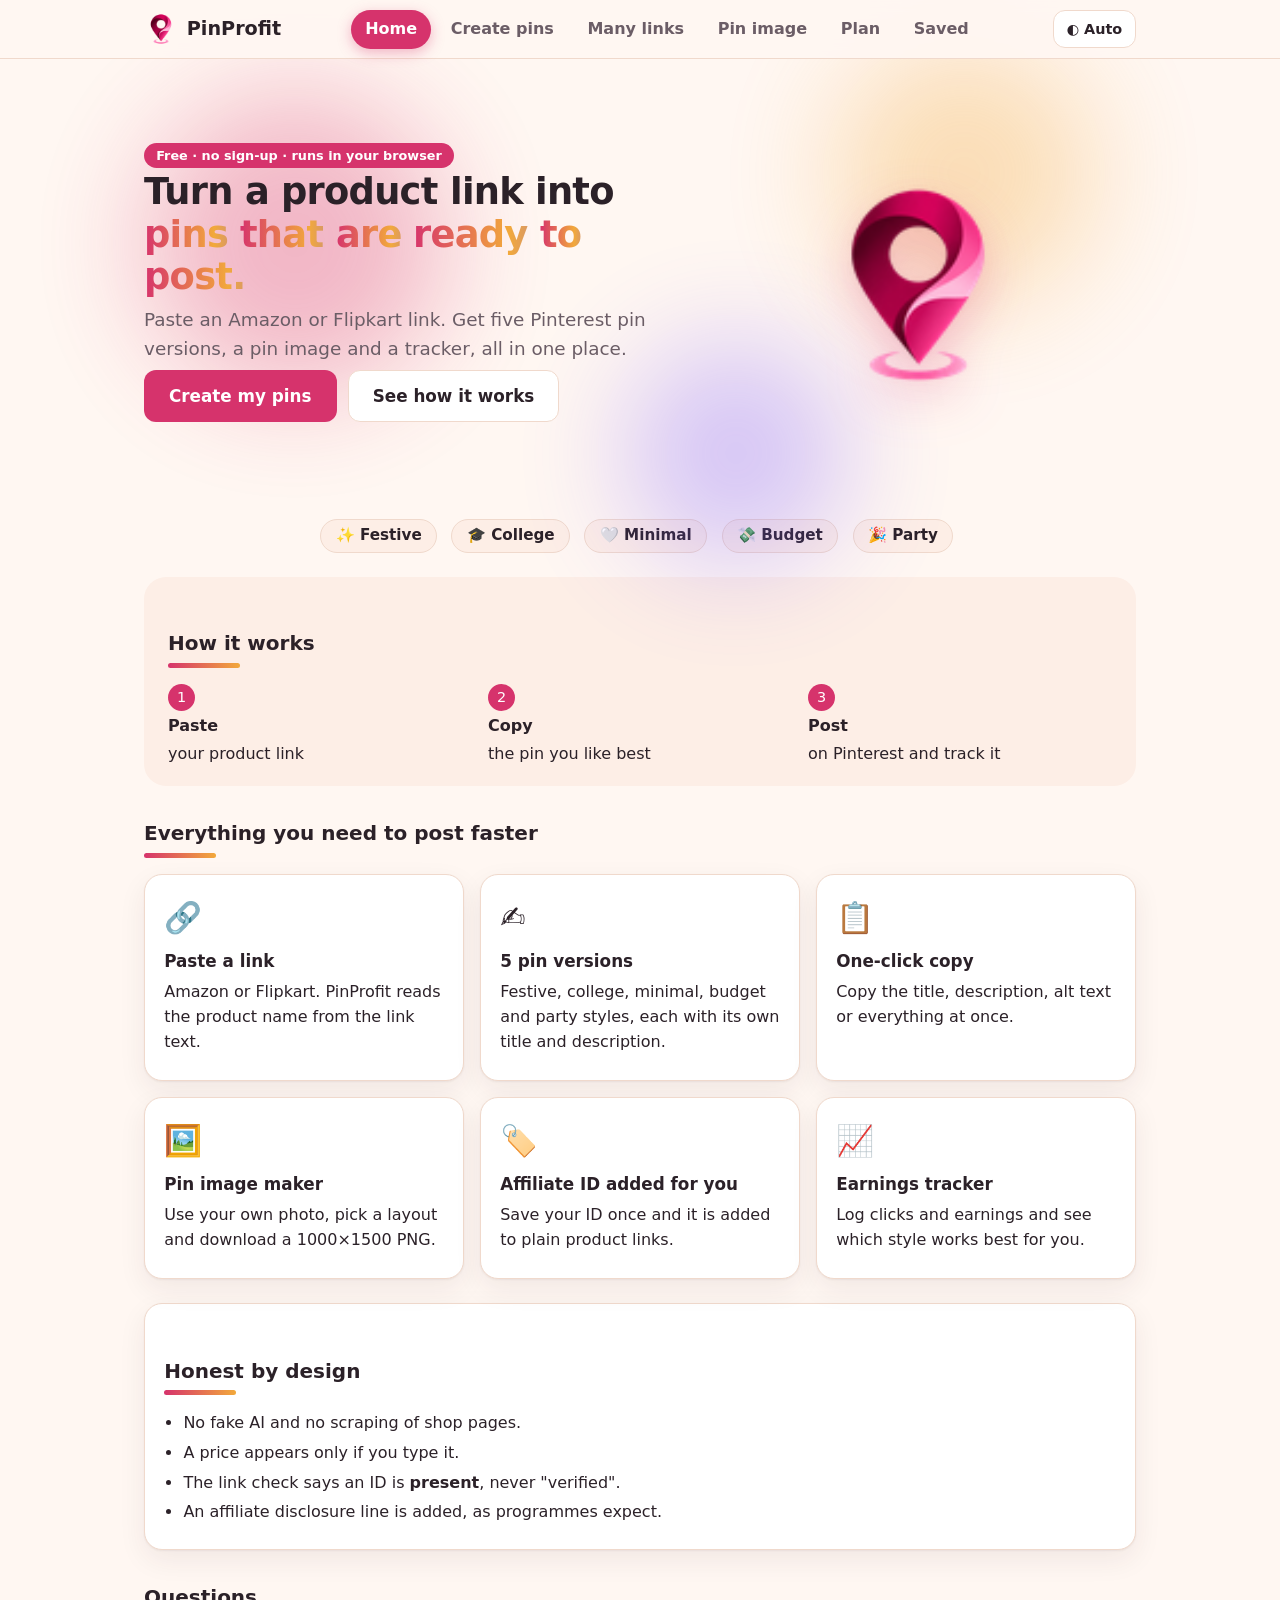
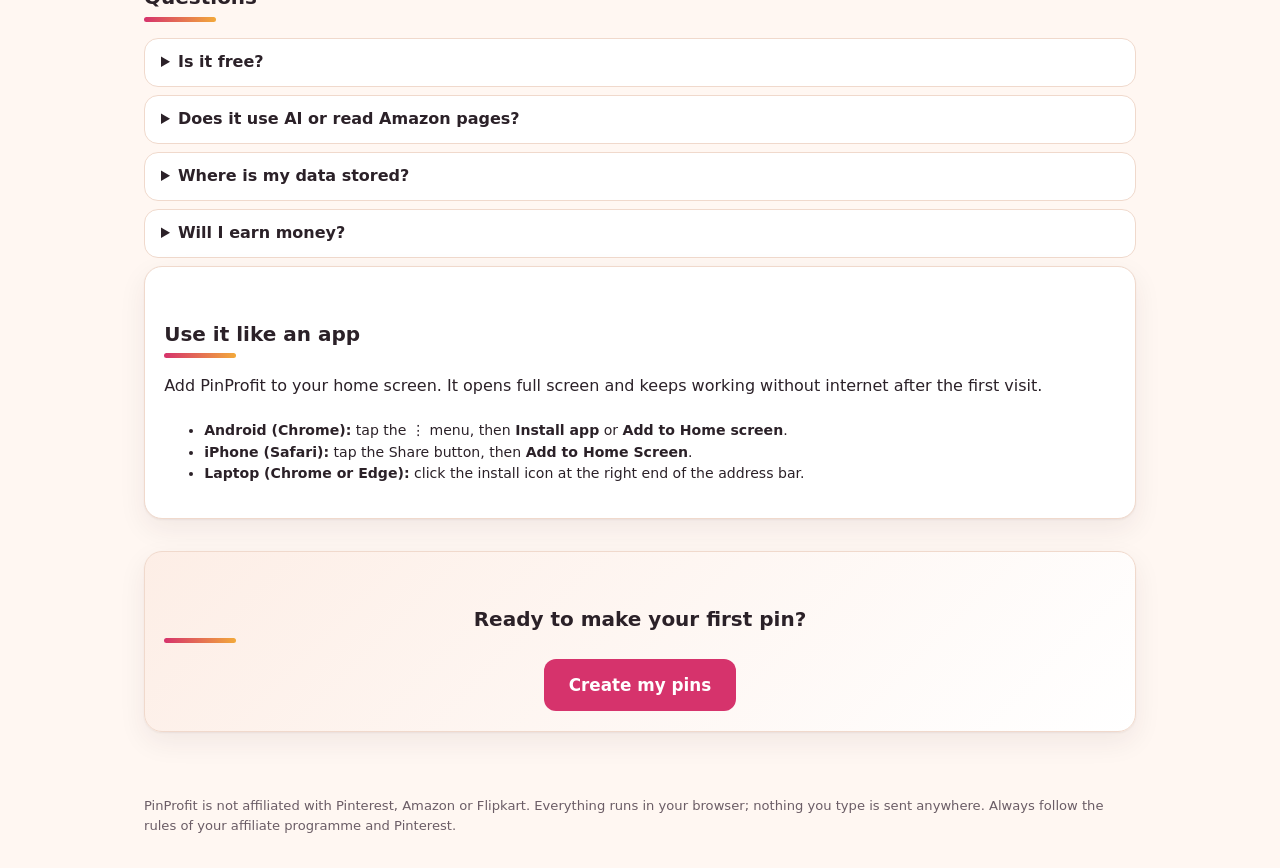
<file: index.html>
<!doctype html>
<html lang="en">
<head>
<meta charset="utf-8">
<meta name="viewport" content="width=device-width,initial-scale=1">
<title>PinProfit – Turn a product link into ready-to-post Pinterest pins</title>
<meta name="description" content="Paste an Amazon or Flipkart link and get five Pinterest pin titles, descriptions, hashtags and alt text with one-click copy, plus a pin image maker and a simple earnings tracker. Free, runs in your browser.">
<meta name="theme-color" content="#fff7f2">
<link rel="icon" href="favicon-32.png" type="image/png" sizes="32x32">
<link rel="icon" href="icon-192.png" type="image/png" sizes="192x192">
<link rel="apple-touch-icon" href="apple-touch-icon.png">
<script src="theme.js"></script>
<link rel="canonical" href="https://pinprofit-eta.vercel.app/">
<meta property="og:type" content="website">
<meta property="og:site_name" content="PinProfit">
<meta property="og:title" content="PinProfit – Turn a product link into ready-to-post Pinterest pins">
<meta property="og:description" content="Paste an Amazon or Flipkart link and get five Pinterest pin titles, descriptions, hashtags and alt text with one-click copy, plus a pin image maker and a simple earnings tracker. Free, runs in your browser.">
<meta property="og:url" content="https://pinprofit-eta.vercel.app/">
<meta property="og:image" content="https://pinprofit-eta.vercel.app/og.png">
<meta property="og:image:width" content="1200"><meta property="og:image:height" content="630">
<meta name="twitter:card" content="summary_large_image">
<meta name="twitter:title" content="PinProfit – Turn a product link into ready-to-post Pinterest pins">
<meta name="twitter:description" content="Paste an Amazon or Flipkart link and get five Pinterest pin titles, descriptions, hashtags and alt text with one-click copy, plus a pin image maker and a simple earnings tracker. Free, runs in your browser.">
<meta name="twitter:image" content="https://pinprofit-eta.vercel.app/og.png">
<script type="application/ld+json">{"@context":"https://schema.org","@type":"WebApplication","name":"PinProfit","url":"https://pinprofit-eta.vercel.app/","applicationCategory":"BusinessApplication","operatingSystem":"Any","description":"Paste an Amazon or Flipkart link and get five Pinterest pin titles, descriptions, hashtags and alt text with one-click copy, plus a pin image maker and a simple earnings tracker. Free, runs in your browser.","offers":{"@type":"Offer","price":"0","priceCurrency":"INR"}}</script>
<link rel="manifest" href="manifest.webmanifest">
<link rel="stylesheet" href="styles.css">
</head>
<body>
<a class="skip" href="#app">Skip to content</a>
<header class="top">
  <div class="wrap row sp">
    <a class="brand" href="#/" aria-label="PinProfit home"><img src="logo.png" width="34" height="34" alt="" decoding="async"><span>PinProfit</span></a>
    <nav class="tabs" aria-label="Sections"><a href="#/" data-t="home">Home</a><a href="#/create" data-t="create">Create pins</a><a href="#/bulk" data-t="bulk">Many links</a><a href="#/image" data-t="image">Pin image</a><a href="#/plan" data-t="plan">Plan</a><a href="#/saved" data-t="saved">Saved <span id="savedCount" class="badge" hidden></span></a></nav>
    <button id="installBtn" class="btn sm pri" type="button" hidden>Install app</button>
    <button id="themeBtn" class="btn sm" type="button"></button>
  </div>
</header>
<main id="app" class="wrap" tabindex="-1"><noscript><h1>PinProfit: turn a product link into ready-to-post Pinterest pins</h1><p>Paste an Amazon or Flipkart link and get five Pinterest pin titles, descriptions, hashtags and alt text with one-click copy. Make the pin image from your own photo and track your earnings. Free, and everything runs in your browser. Please turn on JavaScript to use it.</p></noscript></main>
<div id="toast" role="status" aria-live="polite"></div>
<footer class="wrap foot">PinProfit is not affiliated with Pinterest, Amazon or Flipkart. Everything runs in your browser; nothing you type is sent anywhere. Always follow the rules of your affiliate programme and Pinterest.</footer>
<script src="gen.js"></script>
<script src="studio.js"></script>
<script src="app.js"></script>
</body>
</html>
</file>
<file: styles.css>
:root{--bg:#fff7f2;--panel:#fff;--panel2:#fdeee6;--ink:#2b2128;--mute:#6b5d66;--line:#f0d9cc;--acc:#d6336c;--acc2:#f2a93b;--acc-ink:#fff;--ok:#0f7a4d;--okbg:#e2f6ec;--warn:#8a5a00;--warnbg:#fff1d2;--bad:#b3261e;--badbg:#fdebe9;--shadow:0 1px 2px rgba(60,30,40,.06),0 10px 28px rgba(60,30,40,.07)}
@media(prefers-color-scheme:dark){:root:not([data-theme="light"]){--bg:#1a1318;--panel:#251b22;--panel2:#31232c;--ink:#f7ebf0;--mute:#c0aab5;--line:#43303b;--acc:#ff6b9a;--acc2:#ffc266;--acc-ink:#2b0d18;--ok:#6ee0a8;--okbg:#10372a;--warn:#ffd27a;--warnbg:#3a2f12;--bad:#ff9a92;--badbg:#3d1a1d;--shadow:0 1px 2px rgba(0,0,0,.3),0 10px 28px rgba(0,0,0,.3)}}
:root[data-theme="dark"]{--bg:#1a1318;--panel:#251b22;--panel2:#31232c;--ink:#f7ebf0;--mute:#c0aab5;--line:#43303b;--acc:#ff6b9a;--acc2:#ffc266;--acc-ink:#2b0d18;--ok:#6ee0a8;--okbg:#10372a;--warn:#ffd27a;--warnbg:#3a2f12;--bad:#ff9a92;--badbg:#3d1a1d;--shadow:0 1px 2px rgba(0,0,0,.3),0 10px 28px rgba(0,0,0,.3)}
:root[data-theme="dark"]{color-scheme:dark}:root[data-theme="light"]{color-scheme:light}
*{box-sizing:border-box}
body{margin:0;background:var(--bg);color:var(--ink);font:16px/1.55 Inter,system-ui,-apple-system,"Segoe UI",Roboto,sans-serif}
a{color:var(--acc)}
h1{font-size:clamp(1.6rem,4vw,2.3rem);line-height:1.15;margin:.2rem 0 .5rem;letter-spacing:-.02em}h2{font-size:1.25rem;margin:0 0 .6rem}h3{font-size:.82rem;text-transform:uppercase;letter-spacing:.05em;color:var(--mute);margin:.9rem 0 .25rem;display:flex;justify-content:space-between}
p{margin:.4rem 0}
button,input,select,textarea{font:inherit;color:inherit}
:focus-visible{outline:3px solid var(--acc2);outline-offset:2px;border-radius:8px}
.skip{position:absolute;left:-999px;background:var(--acc);color:var(--acc-ink);padding:.5rem 1rem;z-index:99}.skip:focus{left:0}
.wrap{max-width:1040px;margin:0 auto;padding:0 clamp(1rem,3vw,1.5rem)}
.top{position:sticky;top:0;z-index:10;background:color-mix(in srgb,var(--bg) 92%,transparent);backdrop-filter:blur(8px);border-bottom:1px solid var(--line)}
.top .wrap{padding-top:.6rem;padding-bottom:.6rem}
.row{display:flex;gap:.7rem;align-items:center;flex-wrap:wrap}.sp{justify-content:space-between}
.brand{display:flex;align-items:center;gap:.55rem;font-weight:800;font-size:1.2rem;color:var(--ink);text-decoration:none}
.tabs{display:flex;gap:.3rem;flex-wrap:wrap}.tabs a{padding:.45rem .9rem;border-radius:99px;text-decoration:none;color:var(--mute);font-weight:700}
.tabs a:hover{background:var(--panel2)}.tabs a[aria-current="page"]{background:var(--acc);color:var(--acc-ink)}
.badge{background:var(--acc2);color:#2b2128;border-radius:99px;font-size:.72rem;padding:0 .45rem;margin-left:.2rem}
#app{padding-top:1.5rem;padding-bottom:3rem;outline:none}
.hero{margin-bottom:1rem}.mute{color:var(--mute)}.small{font-size:.88rem}.mono{font-family:ui-monospace,Menlo,Consolas,monospace;font-size:.82rem}
.card{background:var(--panel);border:1px solid var(--line);border-radius:18px;padding:1.2rem;box-shadow:var(--shadow);margin-bottom:1rem}
.step{display:inline-grid;place-items:center;width:1.7rem;height:1.7rem;border-radius:50%;background:var(--acc);color:var(--acc-ink);font-size:.9rem;margin-right:.35rem}
label{display:block;font-weight:700;margin:.8rem 0 .25rem;font-size:.95rem}
input[type=text],select,textarea,input[type=file]{width:100%;padding:.65rem .8rem;border-radius:12px;border:1.5px solid var(--line);background:var(--bg);min-height:44px}
textarea{resize:vertical}
.chk{display:flex;gap:.5rem;align-items:center;font-weight:600}.chk input{width:20px;height:20px}
.grid2{display:grid;grid-template-columns:1fr 1fr;gap:0 1rem}.grid3{display:grid;grid-template-columns:repeat(3,1fr);gap:1rem}
.err{color:var(--bad);font-size:.88rem;min-height:1.1em}
.btn{display:inline-flex;align-items:center;justify-content:center;gap:.4rem;min-height:44px;padding:.5rem 1.1rem;border-radius:12px;border:1.5px solid var(--line);background:var(--panel);cursor:pointer;font-weight:700;text-decoration:none;color:var(--ink)}
.btn:hover{background:var(--panel2)}.btn.pri{background:var(--acc);color:var(--acc-ink);border-color:transparent}.btn.pri:hover{filter:brightness(1.06)}
.btn.sm{min-height:38px;padding:.3rem .8rem;font-size:.9rem}.btn.done{background:var(--okbg);color:var(--ok);border-color:transparent}.btn:disabled{opacity:.6;cursor:default}
.chip{display:inline-block;background:var(--panel2);border:1px solid var(--line);border-radius:99px;padding:.1rem .7rem;font-size:.8rem;font-weight:700;margin-right:.4rem}.chip.alt{background:var(--acc);color:var(--acc-ink);border-color:transparent}
.note{border-radius:12px;padding:.5rem .8rem;margin:.4rem 0;font-size:.9rem}.note.warn{background:var(--warnbg);color:var(--warn)}.note.ok{background:var(--okbg);color:var(--ok)}.note.error{background:var(--badbg);color:var(--bad)}.note.info{background:var(--panel2)}
.set{margin:1rem 0;border:1px dashed var(--line);border-radius:14px;padding:.6rem .9rem}.set summary{cursor:pointer;font-weight:700}
.pins{display:grid;grid-template-columns:repeat(2,1fr);gap:1rem}.pin{margin:0}
.val{background:var(--bg);border:1px solid var(--line);border-radius:12px;padding:.6rem .8rem;margin:0;white-space:pre-wrap;word-break:break-word}.val.desc{font-size:.95rem}
.cnt{font-weight:700;text-transform:none;letter-spacing:0}.cnt.warn{color:var(--warn)}.cnt.bad{color:var(--bad)}
.actions{display:flex;gap:.5rem;flex-wrap:wrap;margin-top:.8rem}
.rh{margin-top:1.4rem}.linkcard{padding:.7rem 1rem}
.studio{display:grid;grid-template-columns:minmax(0,420px) 1fr;gap:1.2rem;align-items:start}
.canvasbox{padding:.8rem;position:sticky;top:5rem}#cv{width:100%;height:auto;border-radius:10px;display:block;background:#eee}
.seg{display:flex;gap:.4rem;flex-wrap:wrap}.tab{padding:.4rem .85rem;border-radius:99px;border:1.5px solid var(--line);background:var(--panel);cursor:pointer;font-weight:700;min-height:40px}
.tab[aria-pressed="true"]{background:var(--acc);color:var(--acc-ink);border-color:transparent}
.sw{width:42px;height:42px;border-radius:50%;border:2px solid var(--line);cursor:pointer}.sw[aria-pressed="true"]{outline:3px solid var(--acc);outline-offset:2px}
.stat{font-size:2rem;font-weight:800;line-height:1.1;margin:.2rem 0}
.empty{border:2px dashed var(--line);border-radius:18px;padding:2rem;text-align:center;color:var(--mute)}
.sp-row{display:grid;grid-template-columns:1fr auto;gap:1rem;align-items:start}.trk{display:flex;gap:.6rem;flex-wrap:wrap;align-items:end}.trk label{margin:0;font-size:.8rem}.trk input,.trk select{min-height:38px;padding:.3rem .5rem;width:110px}.trk .wide input{width:200px}
.foot{color:var(--mute);font-size:.82rem;padding-bottom:2rem}
#toast{position:fixed;left:50%;bottom:1.2rem;transform:translate(-50%,20px);background:var(--ink);color:var(--bg);padding:.6rem 1.1rem;border-radius:99px;opacity:0;pointer-events:none;transition:.25s;z-index:50;font-weight:700;max-width:90vw}#toast.show{opacity:1;transform:translate(-50%,0)}
@media(max-width:820px){.pins,.studio,.grid3,.grid2{grid-template-columns:1fr}.canvasbox{position:static;max-width:420px;margin:0 auto 1rem}.sp-row{grid-template-columns:1fr}.top .wrap{gap:.4rem}}
#prog{position:fixed;top:0;left:0;right:0;height:4px;background:linear-gradient(90deg,var(--acc),var(--acc2),#7c5cff);transform:scaleX(0);transform-origin:0 0;z-index:60;border-radius:0 4px 4px 0}
.brand img{border-radius:8px}
.hero.home{display:grid;grid-template-columns:1.2fr 1fr;gap:2rem;align-items:center;padding:2rem 0 3rem}.lead{font-size:1.15rem;color:var(--mute)}.btn.big{min-height:52px;padding:.6rem 1.5rem;font-size:1.05rem}
.hvis{position:relative;min-height:340px;display:grid;place-items:center}.hvis .logo{width:min(220px,55%);height:auto;filter:drop-shadow(0 18px 24px rgba(214,51,108,.3))}
.mock{position:absolute;background:var(--panel);border:1px solid var(--line);border-radius:14px;padding:.6rem .9rem;box-shadow:var(--shadow);font-size:.85rem;max-width:210px;display:flex;flex-direction:column;gap:.2rem}.mk1{left:0;top:8%}.mk2{right:4%;bottom:10%;background:var(--okbg);color:var(--ok);font-weight:700}
section.rv h2,.band h2{margin:2rem 0 1rem}
.band{background:var(--panel2);border-radius:22px;padding:1.2rem 1.5rem;margin:1rem 0}.band h2{margin-top:.2rem}
.steps3{list-style:none;margin:0;padding:0;display:grid;grid-template-columns:repeat(3,1fr);gap:1rem}.steps3 li{display:flex;flex-direction:column;gap:.2rem}
.fgrid{display:grid;grid-template-columns:repeat(3,1fr);gap:1rem}.feat{margin:0}.feat h3{text-transform:none;letter-spacing:0;color:var(--ink);font-size:1.05rem;margin:.4rem 0 .2rem}.ico{font-size:1.6rem}
.honest ul{margin:0;padding-left:1.2rem}.honest li{margin:.3rem 0}.faq{background:var(--panel);border:1px solid var(--line);border-radius:14px;padding:.7rem 1rem;margin:.5rem 0}.faq summary{cursor:pointer;font-weight:700}
.cta{text-align:center;margin-top:2rem}.cta h2{margin-top:0}
.js .rv{opacity:0;transform:translateY(46px) scale(.92) rotate(-1.2deg);transition:opacity .5s ease var(--d,0ms),transform .85s cubic-bezier(.34,1.56,.64,1) var(--d,0ms)}.js .rv.in{opacity:1;transform:none}.js .fgrid .feat:nth-child(even){transform:translateY(46px) scale(.92) rotate(1.2deg)}.js .fgrid .feat.in{transform:none}
section.rv>h2{position:relative;padding-bottom:.55rem}section.rv>h2::after{content:"";position:absolute;left:0;bottom:0;height:5px;width:72px;border-radius:9px;background:linear-gradient(90deg,var(--acc),var(--acc2));transform:scaleX(0);transform-origin:0 50%;transition:transform .8s cubic-bezier(.34,1.56,.64,1) .3s}section.rv.in>h2::after{transform:scaleX(1)}
@keyframes bob{0%,100%{transform:translateY(0) rotate(-3deg)}50%{transform:translateY(-16px) rotate(3deg)}}.float{animation:bob 4.5s ease-in-out infinite}
@media(max-width:820px){.hero.home{grid-template-columns:1fr}.hvis{min-height:260px}.fgrid{grid-template-columns:1fr}.steps3{grid-template-columns:1fr}}
@keyframes rise{from{opacity:0}to{opacity:1}}
.pin,.hero,#gf{animation:rise .6s ease both}.pin:nth-child(2){animation-delay:.06s}.pin:nth-child(3){animation-delay:.12s}.pin:nth-child(4){animation-delay:.18s}.pin:nth-child(5){animation-delay:.24s}
@media(prefers-reduced-motion:reduce){*{transition:none!important;animation:none!important}.marq{transform:none}.marq .track{flex-wrap:wrap;width:auto;justify-content:center}.blobs{display:none}.js .rv,.js .fgrid .feat:nth-child(even){opacity:1;transform:none}section.rv>h2::after{transform:scaleX(1)}.w{opacity:1!important;transform:none!important}.grad{background-position:0 0!important}.cf{display:none}}
.honest{margin-top:1.5rem}
.wkchart{width:100%;height:auto;max-height:220px}.sr{position:absolute;left:-9999px;width:1px;height:1px;overflow:hidden}
#themeBtn{min-width:5.2rem}

.mock{animation:rise 1s ease both}.mk2{animation-delay:.5s}
.card,.btn,.tabs a,.faq{transition:border-color .3s ease,background-color .3s ease,box-shadow .3s ease,color .3s ease}
.card:hover{border-color:color-mix(in srgb,var(--acc) 35%,var(--line))}
.tabs a{position:relative}.tabs a:not([aria-current="page"])::after{content:"";position:absolute;left:.9rem;right:.9rem;bottom:.25rem;height:1.5px;background:var(--acc);transform:scaleX(0);transition:transform .35s ease;transform-origin:0 50%}.tabs a:not([aria-current="page"]):hover::after{transform:scaleX(1)}
.faq[open]{border-color:var(--acc)}

/* catchy layer */
.hero.home{position:relative}
.blobs{position:absolute;inset:-40px -20px;z-index:-1;pointer-events:none}.blobs i{position:absolute;border-radius:50%;filter:blur(56px);opacity:.5}
.blobs i:nth-child(1){width:300px;height:300px;background:var(--acc);left:2%;top:10%;animation:drift 11s ease-in-out infinite}
.blobs i:nth-child(2){width:260px;height:260px;background:var(--acc2);right:6%;top:0;animation:drift 13s ease-in-out -4s infinite reverse}
.blobs i:nth-child(3){width:220px;height:220px;background:#7c5cff;right:30%;bottom:-20px;opacity:.28;animation:drift 15s ease-in-out -7s infinite}
@keyframes drift{0%,100%{transform:translate(0,0) scale(1)}33%{transform:translate(40px,-30px) scale(1.15)}66%{transform:translate(-30px,25px) scale(.92)}}
.w{display:inline-block;opacity:0;transform:translateY(70%) rotate(6deg);animation:wordIn .8s cubic-bezier(.2,1,.3,1.25) forwards;animation-delay:calc(var(--i,0)*85ms + .1s)}
@keyframes wordIn{to{opacity:1;transform:none}}
.grad{background:linear-gradient(90deg,var(--acc),var(--acc2),#7c5cff,var(--acc));background-size:250% 100%;-webkit-background-clip:text;background-clip:text;color:transparent;-webkit-text-fill-color:transparent;animation:wordIn .8s cubic-bezier(.2,1,.3,1.25) forwards,shift 5s linear infinite;animation-delay:calc(var(--i,0)*85ms + .1s),0s}
@keyframes shift{to{background-position:250% 0}}
.hvis{--mx:0;--my:0;perspective:700px}
.hvis .logo{transition:translate .25s ease;translate:calc(var(--mx)*-22px) calc(var(--my)*-16px)}
.mock{transition:translate .3s ease}.mk1{translate:calc(var(--mx)*28px) calc(var(--my)*20px);animation:rise 1s ease both,floaty 6s ease-in-out infinite}
.mk2{translate:calc(var(--mx)*-34px) calc(var(--my)*-24px);animation:rise 1s ease .5s both,floaty 5s ease-in-out -2s infinite}
.mk3{left:8%;bottom:6%;flex-direction:row;align-items:center;gap:.5rem;translate:calc(var(--mx)*18px) calc(var(--my)*-18px);animation:rise 1s ease .8s both,floaty 7s ease-in-out -3s infinite}
.tile{width:34px;height:44px;border-radius:8px;background:linear-gradient(160deg,var(--acc),var(--acc2))}
@keyframes floaty{0%,100%{margin-top:0}50%{margin-top:-14px}}
.marq{overflow:hidden;margin:0 calc(-1*clamp(1rem,3vw,1.5rem));background:linear-gradient(90deg,var(--acc),#7c5cff);transform:rotate(-1.2deg);padding:.7rem 0;box-shadow:var(--shadow)}
.marq .track{display:flex;gap:2.2rem;width:max-content;animation:scroll 24s linear infinite}.marq:hover .track{animation-play-state:paused}
.marq span{color:#fff;font-weight:800;font-size:1.1rem;white-space:nowrap;letter-spacing:.02em}
@keyframes scroll{to{transform:translateX(-50%)}}
.btn.pri{position:relative;overflow:hidden}.btn.pri::after{content:"";position:absolute;top:0;left:-70%;width:50%;height:100%;background:linear-gradient(100deg,transparent,rgba(255,255,255,.45),transparent);transform:skewX(-20deg);transition:left .6s ease}.btn.pri:hover::after{left:130%}
.btn{transition:transform .2s cubic-bezier(.34,1.56,.64,1),background-color .3s,box-shadow .3s}.btn:hover{transform:translateY(-3px) scale(1.03)}.btn:active{transform:scale(.96)}
.hero.home .btn.big.pri{animation:ring 2.4s ease-out infinite}
@keyframes ring{0%{box-shadow:0 0 0 0 color-mix(in srgb,var(--acc) 55%,transparent)}70%,100%{box-shadow:0 0 0 18px transparent}}
.card.feat{transition:transform .35s cubic-bezier(.34,1.56,.64,1),box-shadow .35s,border-color .3s}.card.feat:hover{transform:translateY(-8px) rotate(-1deg);box-shadow:0 18px 40px rgba(214,51,108,.22);border-color:var(--acc)}
.feat:hover .ico{animation:wiggle .6s ease}@keyframes wiggle{25%{transform:rotate(-14deg) scale(1.2)}60%{transform:rotate(10deg) scale(1.2)}}
.ico{display:inline-block;font-size:1.9rem}
.step{box-shadow:0 0 0 0 var(--acc);animation:ring 2.8s ease-out infinite}.steps3 li:nth-child(2) .step{animation-delay:.5s}.steps3 li:nth-child(3) .step{animation-delay:1s}
.cf{position:fixed;width:9px;height:14px;border-radius:2px;pointer-events:none;z-index:80;animation:fly .85s cubic-bezier(.2,.8,.3,1) forwards}
@keyframes fly{to{transform:translate(var(--dx),var(--dy)) rotate(var(--r));opacity:0}}
.cta{background:linear-gradient(135deg,var(--panel2),var(--panel));overflow:hidden}
.tabs a[aria-current="page"]{box-shadow:0 4px 14px rgba(214,51,108,.35)}
html,body{overflow-x:clip}
.stylerow{display:flex;gap:.5rem;flex-wrap:wrap;justify-content:center;margin:0 0 1.5rem}.stylerow .chip{font-size:.95rem;padding:.25rem .9rem}.blobs i{opacity:.32!important}
[hidden]{display:none!important}
</file>
